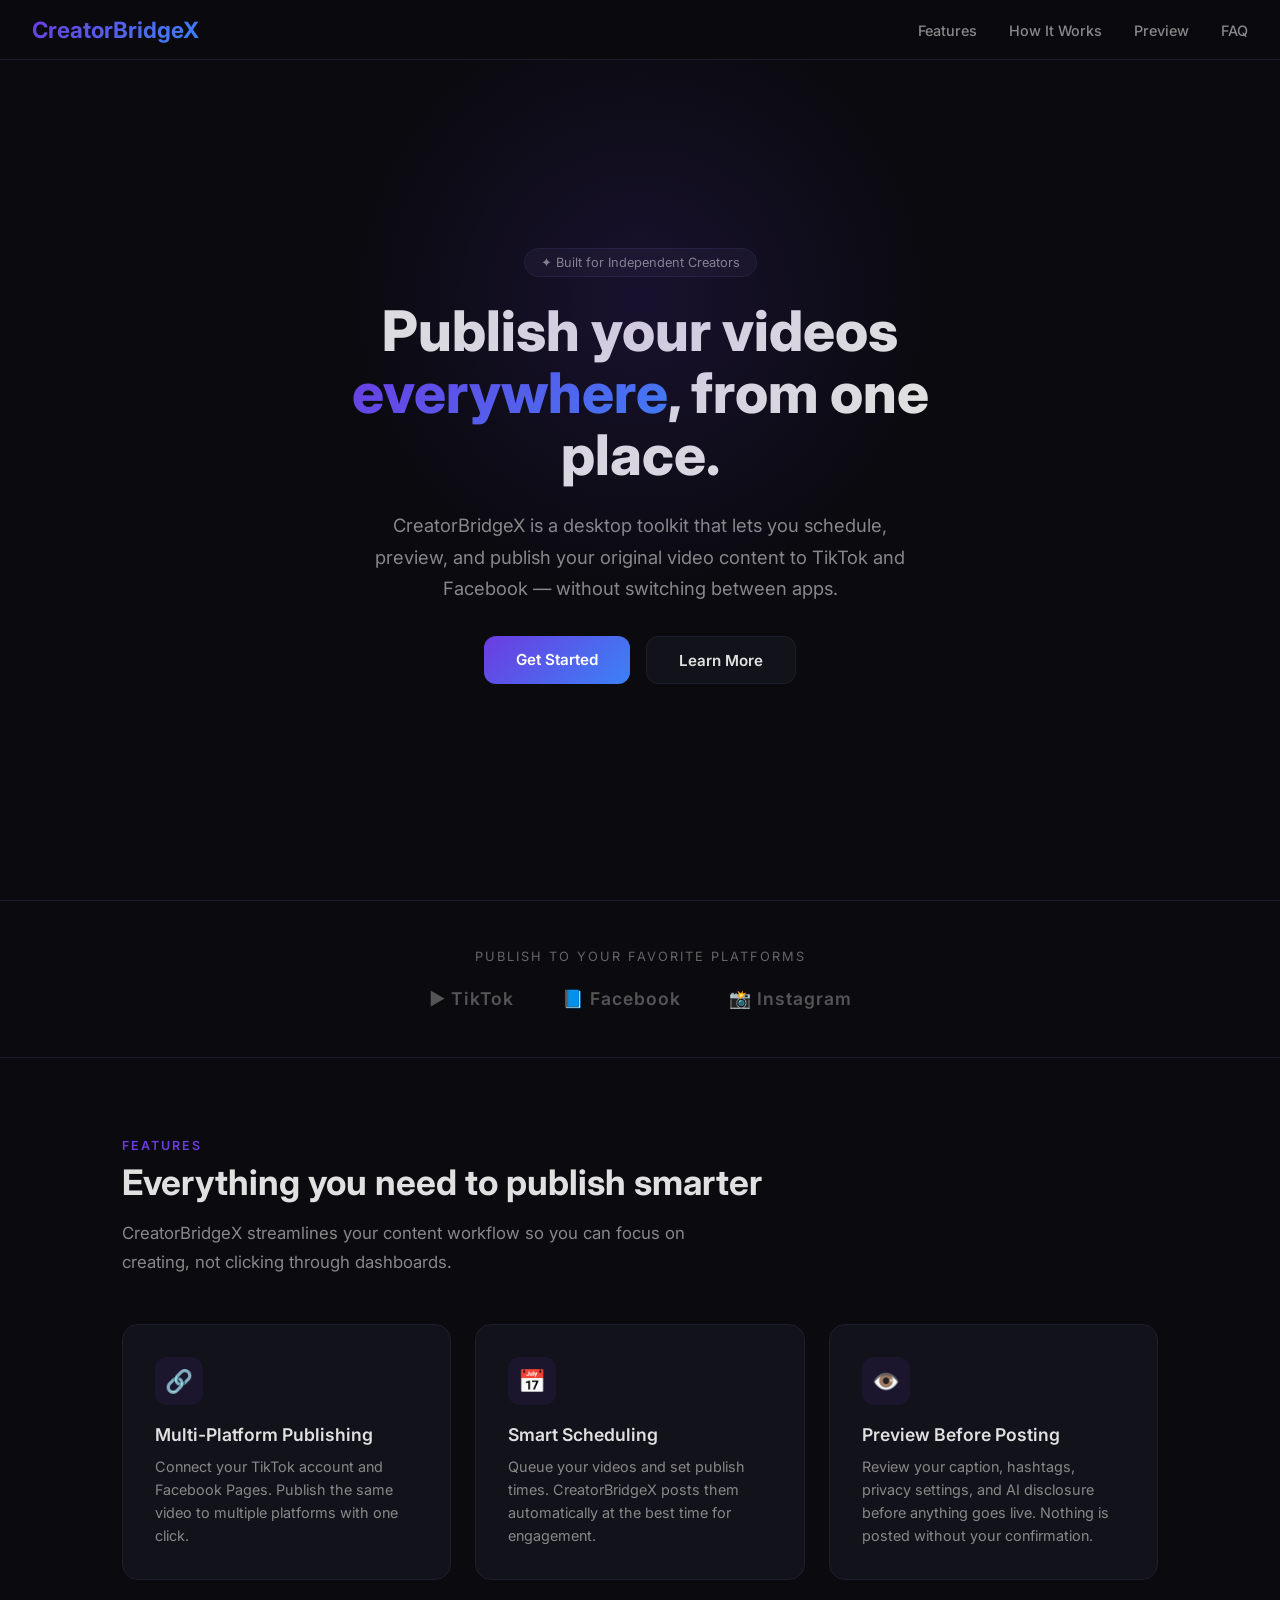
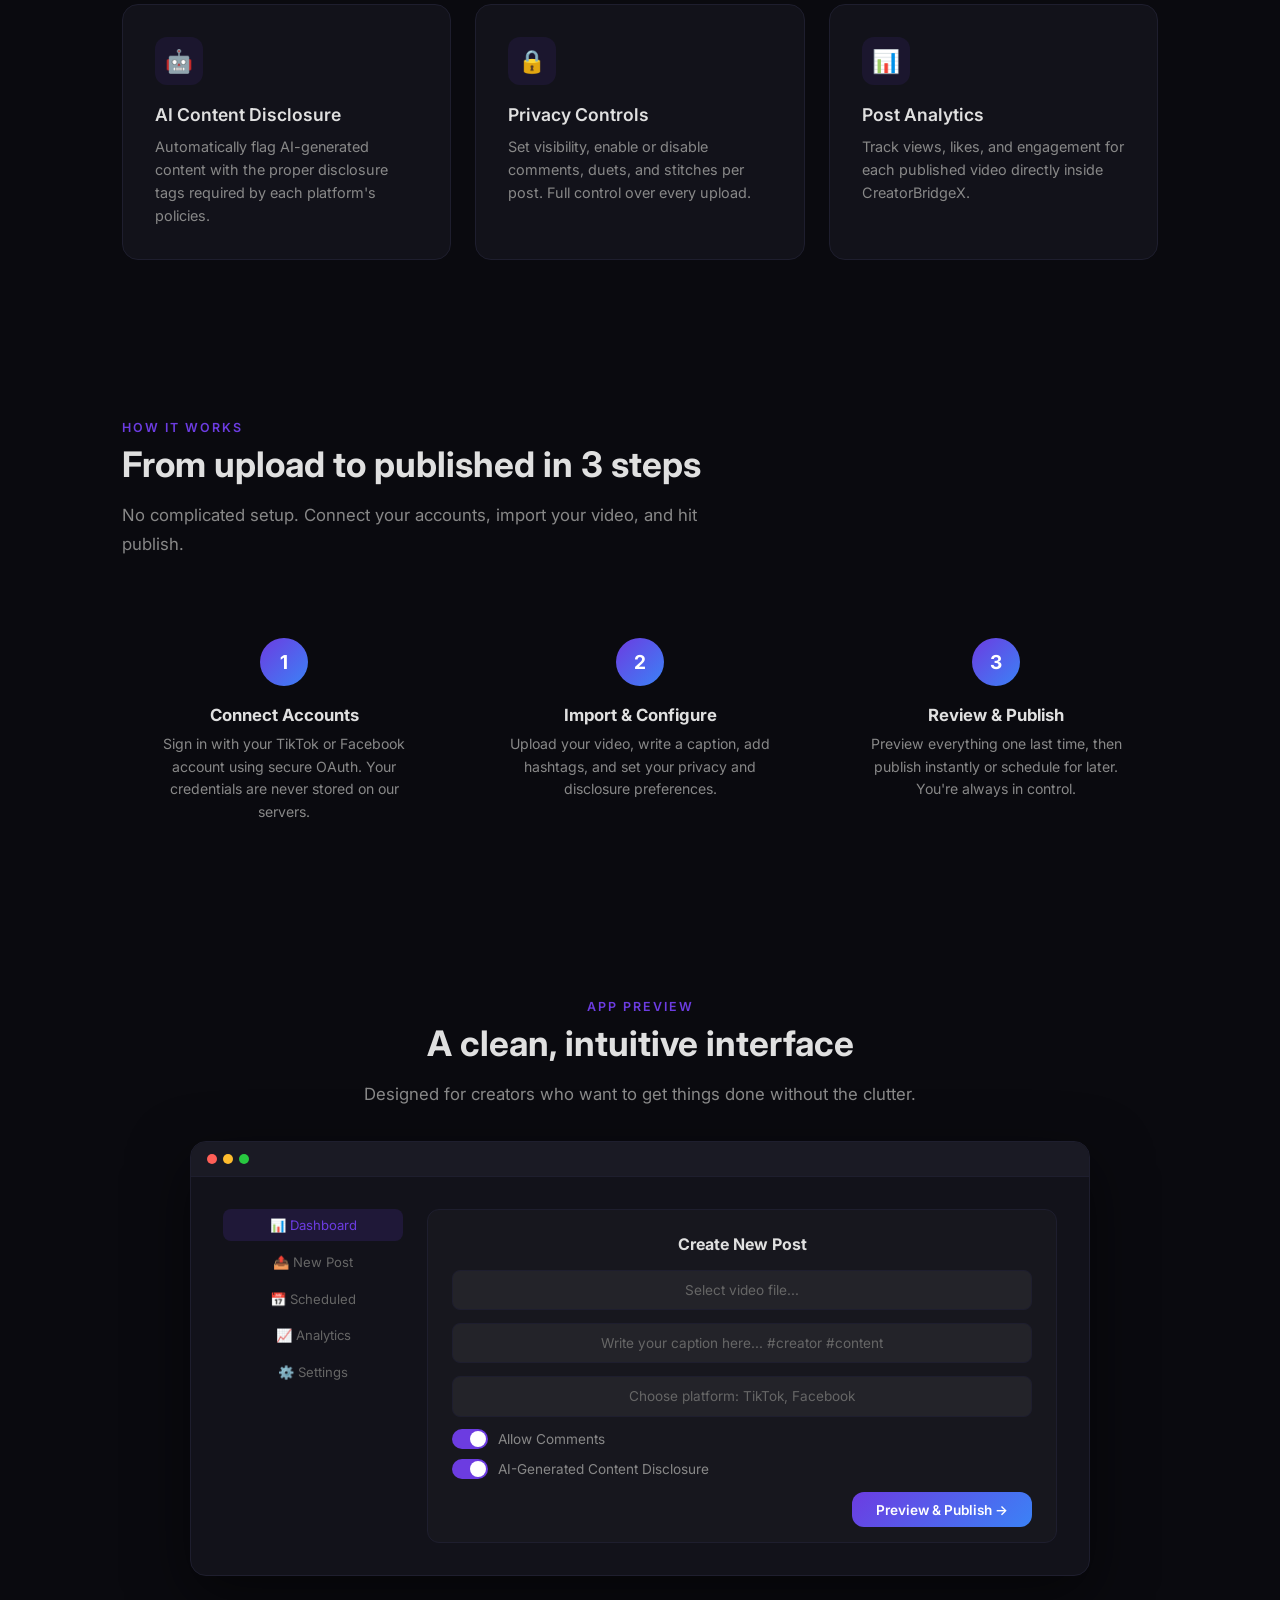
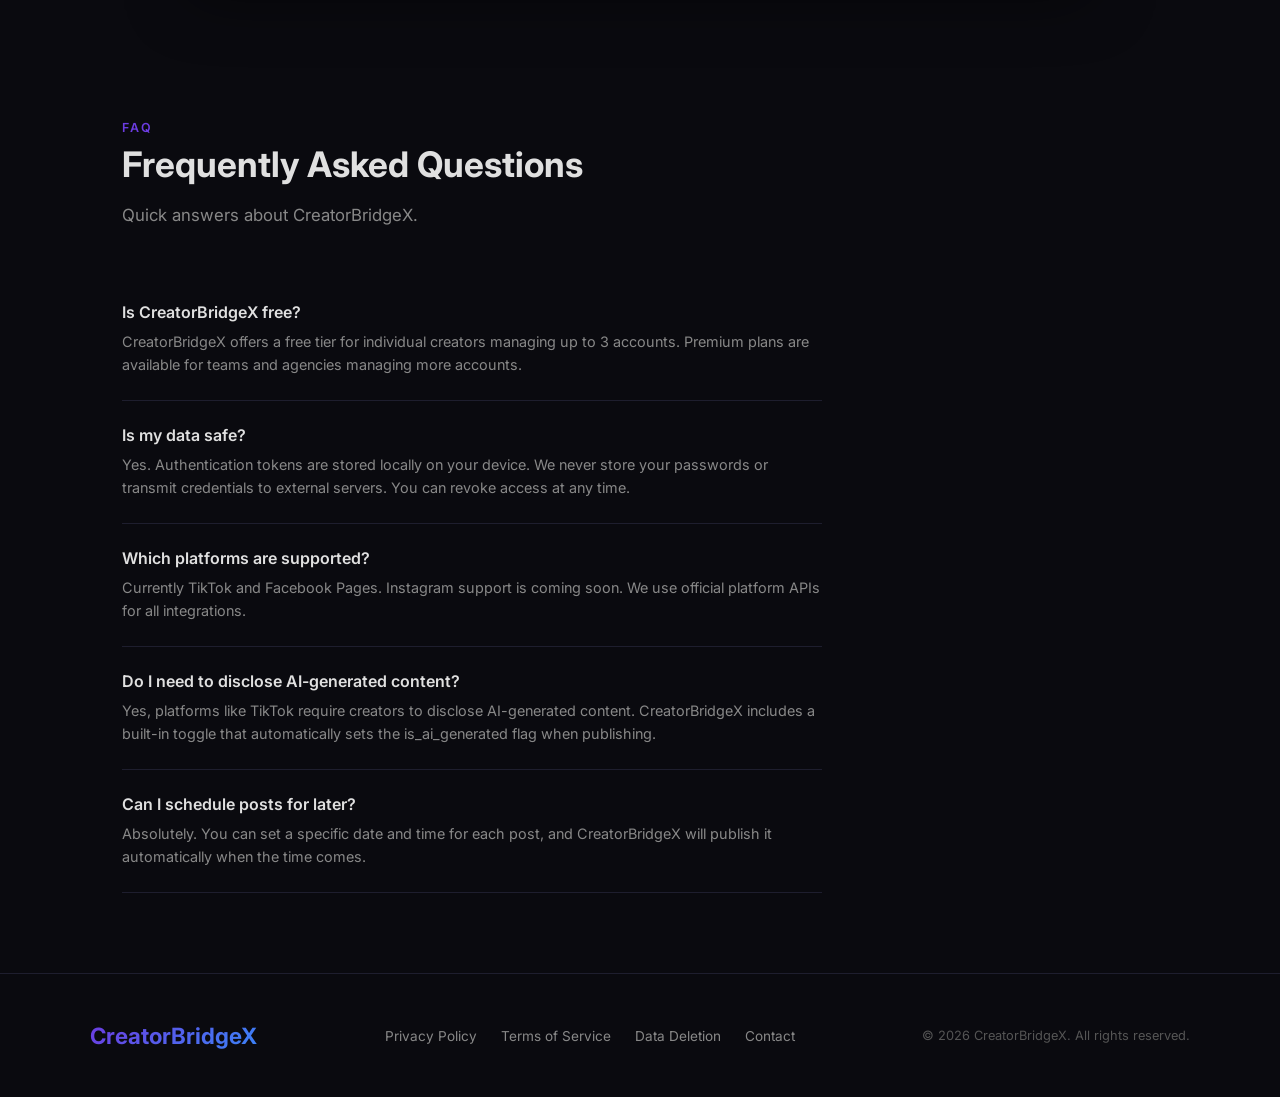
<file: index.html>
<!DOCTYPE html>
<html lang="en">
<head>
<meta charset="UTF-8">
<meta name="viewport" content="width=device-width, initial-scale=1.0">
<meta name="description" content="CreatorBridgeX helps content creators manage, schedule, and publish video content across TikTok and Facebook from one dashboard.">
<title>CreatorBridgeX — Content Publishing Toolkit</title>
<link rel="stylesheet" href="style.css">
<link rel="icon" type="image/x-icon" href="favicon.ico">
<link rel="icon" type="image/png" href="icon.png">
</head>
<body>

<nav>
  <div class="logo">CreatorBridgeX</div>
  <ul class="nav-links">
    <li><a href="#features">Features</a></li>
    <li><a href="#how">How It Works</a></li>
    <li><a href="#preview">Preview</a></li>
    <li><a href="#faq">FAQ</a></li>
  </ul>
</nav>

<div class="hero">
  <div class="badge">✦ Built for Independent Creators</div>
  <h1>Publish your videos <span>everywhere</span>, from one place.</h1>
  <p>CreatorBridgeX is a desktop toolkit that lets you schedule, preview, and publish your original video content to TikTok and Facebook — without switching between apps.</p>
  <div class="cta-group">
    <a href="#how" class="btn-primary">Get Started</a>
    <a href="#features" class="btn-secondary">Learn More</a>
  </div>
</div>

<div class="platforms-bar">
  <p>Publish to your favorite platforms</p>
  <div class="platform-logos">
    <span>▶ TikTok</span>
    <span>📘 Facebook</span>
    <span>📸 Instagram</span>
  </div>
</div>

<section id="features">
  <div class="section-label">Features</div>
  <h2 class="section-title">Everything you need to publish smarter</h2>
  <p class="section-desc">CreatorBridgeX streamlines your content workflow so you can focus on creating, not clicking through dashboards.</p>
  <div class="features-grid">
    <div class="feature-card">
      <div class="feature-icon">🔗</div>
      <h3>Multi-Platform Publishing</h3>
      <p>Connect your TikTok account and Facebook Pages. Publish the same video to multiple platforms with one click.</p>
    </div>
    <div class="feature-card">
      <div class="feature-icon">📅</div>
      <h3>Smart Scheduling</h3>
      <p>Queue your videos and set publish times. CreatorBridgeX posts them automatically at the best time for engagement.</p>
    </div>
    <div class="feature-card">
      <div class="feature-icon">👁️</div>
      <h3>Preview Before Posting</h3>
      <p>Review your caption, hashtags, privacy settings, and AI disclosure before anything goes live. Nothing is posted without your confirmation.</p>
    </div>
    <div class="feature-card">
      <div class="feature-icon">🤖</div>
      <h3>AI Content Disclosure</h3>
      <p>Automatically flag AI-generated content with the proper disclosure tags required by each platform's policies.</p>
    </div>
    <div class="feature-card">
      <div class="feature-icon">🔒</div>
      <h3>Privacy Controls</h3>
      <p>Set visibility, enable or disable comments, duets, and stitches per post. Full control over every upload.</p>
    </div>
    <div class="feature-card">
      <div class="feature-icon">📊</div>
      <h3>Post Analytics</h3>
      <p>Track views, likes, and engagement for each published video directly inside CreatorBridgeX.</p>
    </div>
  </div>
</section>

<section id="how">
  <div class="section-label">How It Works</div>
  <h2 class="section-title">From upload to published in 3 steps</h2>
  <p class="section-desc">No complicated setup. Connect your accounts, import your video, and hit publish.</p>
  <div class="steps">
    <div class="step">
      <h3>Connect Accounts</h3>
      <p>Sign in with your TikTok or Facebook account using secure OAuth. Your credentials are never stored on our servers.</p>
    </div>
    <div class="step">
      <h3>Import &amp; Configure</h3>
      <p>Upload your video, write a caption, add hashtags, and set your privacy and disclosure preferences.</p>
    </div>
    <div class="step">
      <h3>Review &amp; Publish</h3>
      <p>Preview everything one last time, then publish instantly or schedule for later. You're always in control.</p>
    </div>
  </div>
</section>

<section id="preview" class="app-preview">
  <div class="section-label">App Preview</div>
  <h2 class="section-title">A clean, intuitive interface</h2>
  <p class="section-desc" style="margin:0 auto 2rem">Designed for creators who want to get things done without the clutter.</p>
  <div class="preview-wrapper">
    <div class="preview-topbar">
      <div class="dot r"></div>
      <div class="dot y"></div>
      <div class="dot g"></div>
    </div>
    <div class="preview-body">
      <div class="preview-sidebar">
        <div class="item active">📊 Dashboard</div>
        <div class="item">📤 New Post</div>
        <div class="item">📅 Scheduled</div>
        <div class="item">📈 Analytics</div>
        <div class="item">⚙️ Settings</div>
      </div>
      <div class="preview-main">
        <h4>Create New Post</h4>
        <div class="mock-input">Select video file...</div>
        <div class="mock-input">Write your caption here... #creator #content</div>
        <div class="mock-input">Choose platform: TikTok, Facebook</div>
        <div class="mock-row"><div class="toggle"></div> Allow Comments</div>
        <div class="mock-row"><div class="toggle"></div> AI-Generated Content Disclosure</div>
        <div style="margin-top:1.2rem;text-align:right">
          <span class="btn-primary" style="font-size:.85rem;padding:.6rem 1.5rem">Preview &amp; Publish →</span>
        </div>
      </div>
    </div>
  </div>
</section>

<section id="faq">
  <div class="section-label">FAQ</div>
  <h2 class="section-title">Frequently Asked Questions</h2>
  <p class="section-desc">Quick answers about CreatorBridgeX.</p>
  <div class="faq-list">
    <div class="faq-item">
      <h3>Is CreatorBridgeX free?</h3>
      <p>CreatorBridgeX offers a free tier for individual creators managing up to 3 accounts. Premium plans are available for teams and agencies managing more accounts.</p>
    </div>
    <div class="faq-item">
      <h3>Is my data safe?</h3>
      <p>Yes. Authentication tokens are stored locally on your device. We never store your passwords or transmit credentials to external servers. You can revoke access at any time.</p>
    </div>
    <div class="faq-item">
      <h3>Which platforms are supported?</h3>
      <p>Currently TikTok and Facebook Pages. Instagram support is coming soon. We use official platform APIs for all integrations.</p>
    </div>
    <div class="faq-item">
      <h3>Do I need to disclose AI-generated content?</h3>
      <p>Yes, platforms like TikTok require creators to disclose AI-generated content. CreatorBridgeX includes a built-in toggle that automatically sets the is_ai_generated flag when publishing.</p>
    </div>
    <div class="faq-item">
      <h3>Can I schedule posts for later?</h3>
      <p>Absolutely. You can set a specific date and time for each post, and CreatorBridgeX will publish it automatically when the time comes.</p>
    </div>
  </div>
</section>

<footer>
  <div class="footer-inner">
    <div class="logo">CreatorBridgeX</div>
    <div class="footer-links">
      <a href="./privacy.html">Privacy Policy</a>
      <a href="./terms.html">Terms of Service</a>
      <a href="./data-deletion.html">Data Deletion</a>
      <a href="mailto:support@creatorbridgex.app">Contact</a>
    </div>
    <div class="footer-copy">© 2026 CreatorBridgeX. All rights reserved.</div>
  </div>
</footer>

</body>
</html>
</file>
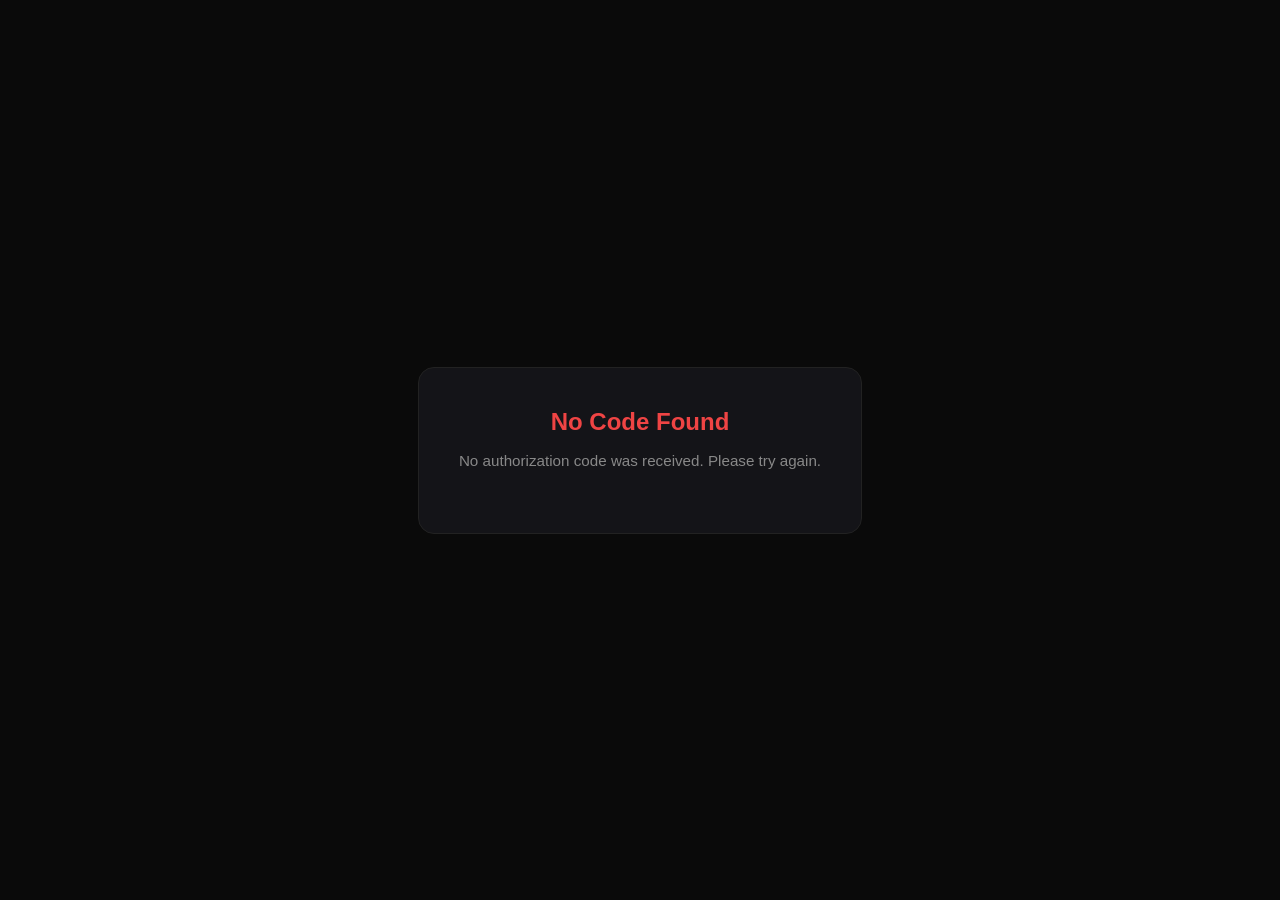
<file: callback/index.html>
<!DOCTYPE html>
<html lang="en">
<head>
<meta charset="UTF-8">
<meta name="viewport" content="width=device-width, initial-scale=1.0">
<title>CreatorBridge — Authorization</title>
<style>
* { margin: 0; padding: 0; box-sizing: border-box; }
body { font-family: 'Segoe UI', sans-serif; background: #0a0a0a; color: #e0e0e0; display: flex; align-items: center; justify-content: center; min-height: 100vh; }
.card { background: #141418; border: 1px solid #222; border-radius: 16px; padding: 2.5rem; max-width: 500px; text-align: center; }
h1 { font-size: 1.5rem; margin-bottom: 1rem; color: #22c55e; }
p { color: #888; margin-bottom: 1.5rem; font-size: 0.95rem; }
.code-box { background: #0a0a0a; border: 1px solid #333; border-radius: 8px; padding: 1rem; word-break: break-all; font-family: monospace; font-size: 0.85rem; color: #a78bfa; margin-bottom: 1rem; user-select: all; cursor: pointer; }
.btn { padding: 10px 24px; border: none; border-radius: 8px; font-size: 0.9rem; font-weight: 600; cursor: pointer; background: linear-gradient(135deg, #6C3CE1, #3B82F6); color: #fff; }
.error { color: #ef4444; }
.hint { font-size: 0.8rem; color: #555; margin-top: 1rem; }
</style>
</head>
<body>
<div class="card" id="card">
    <h1>✓ Authorization Successful</h1>
    <p>Copy the code below and paste it into CreatorBridge:</p>
    <div class="code-box" id="codeBox" onclick="copyCode()">Loading...</div>
    <button class="btn" onclick="copyCode()">Copy Code</button>
    <p class="hint">You can close this window after copying.</p>
</div>
<script>
const params = new URLSearchParams(window.location.search);
const code = params.get('code');
const error = params.get('error');
const box = document.getElementById('codeBox');
const card = document.getElementById('card');

if (error) {
    card.innerHTML = '<h1 class="error">Authorization Failed</h1><p>Error: ' + error + '</p><p>' + (params.get('error_description') || '') + '</p>';
} else if (code) {
    box.textContent = code;
} else {
    card.innerHTML = '<h1 class="error">No Code Found</h1><p>No authorization code was received. Please try again.</p>';
}

function copyCode() {
    if (code) {
        navigator.clipboard.writeText(code);
        box.style.borderColor = '#22c55e';
        box.textContent = '✓ Copied!';
        setTimeout(() => { box.textContent = code; box.style.borderColor = '#333'; }, 2000);
    }
}
</script>
</body>
</html>
</file>
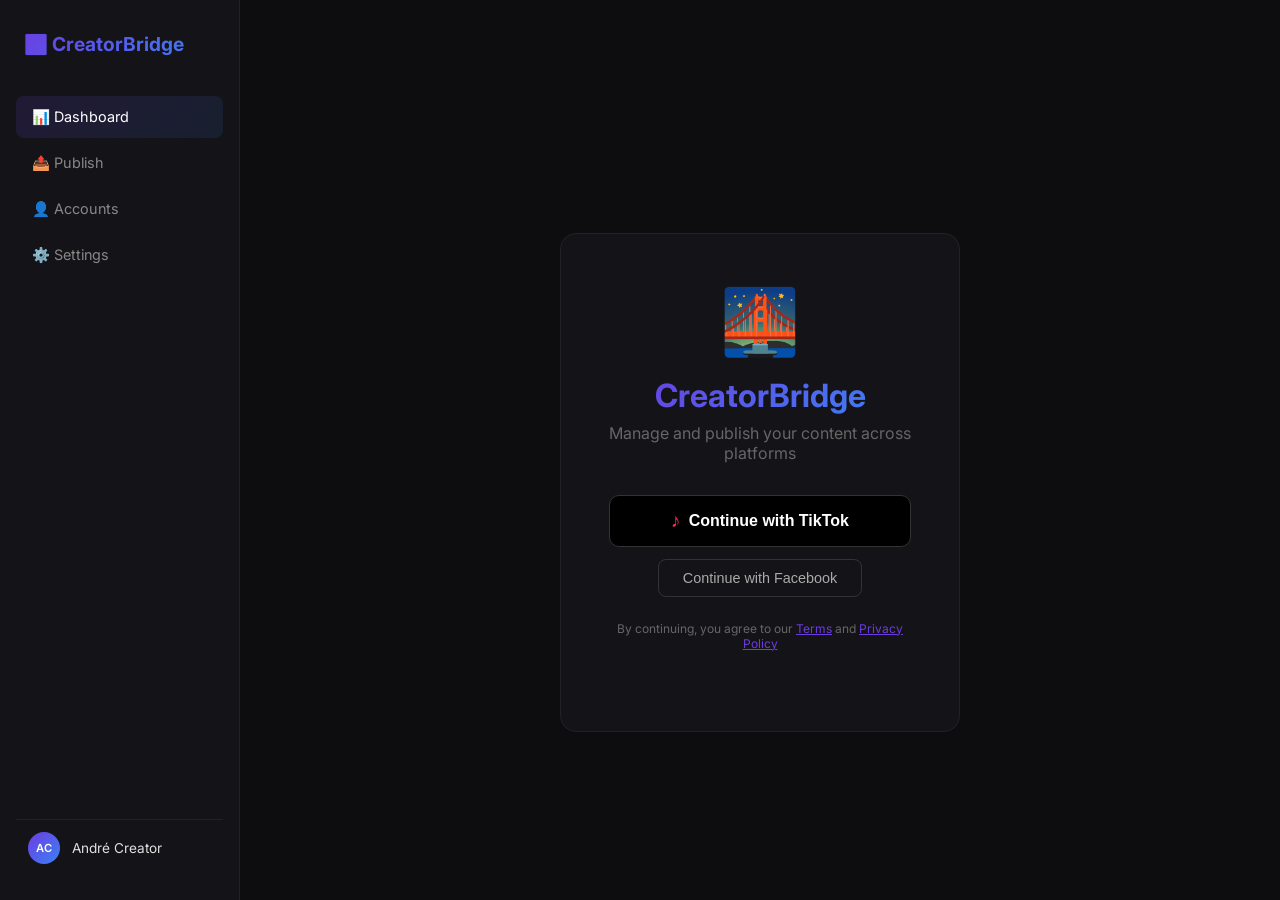
<file: demo/index.html>
<!DOCTYPE html>
<html lang="en">
<head>
<meta charset="UTF-8">
<meta name="viewport" content="width=device-width, initial-scale=1.0">
<title>CreatorBridge — Demo</title>
<link rel="stylesheet" href="style.css">
</head>
<body>
<div class="app">
  <nav class="sidebar">
    <div class="logo">🌉 CreatorBridge</div>
    <div class="nav-items">
      <a class="nav-item active" data-step="dashboard">📊 Dashboard</a>
      <a class="nav-item" data-step="publish">📤 Publish</a>
      <a class="nav-item" data-step="accounts">👤 Accounts</a>
      <a class="nav-item" data-step="settings">⚙️ Settings</a>
    </div>
    <div class="user-info">
      <div class="avatar-small">AC</div>
      <span>André Creator</span>
    </div>
  </nav>

  <main class="content">
    <!-- Step 1: Login -->
    <div id="step-login" class="step active">
      <div class="login-container">
        <div class="login-card">
          <div class="login-logo">🌉</div>
          <h1>CreatorBridge</h1>
          <p>Manage and publish your content across platforms</p>
          <button class="btn-tiktok" onclick="goTo('dashboard')">
            <span class="tt-icon">♪</span> Continue with TikTok
          </button>
          <button class="btn-secondary" onclick="goTo('dashboard')">Continue with Facebook</button>
          <p class="terms">By continuing, you agree to our <a href="#">Terms</a> and <a href="#">Privacy Policy</a></p>
        </div>
      </div>
    </div>

    <!-- Step 2: Dashboard -->
    <div id="step-dashboard" class="step">
      <div class="page-header">
        <h1>Dashboard</h1>
        <button class="btn-primary" onclick="goTo('publish')">+ New Post</button>
      </div>
      <div class="connected-account">
        <div class="account-card">
          <div class="account-header">
            <div class="platform-badge tiktok">♪ TikTok</div>
            <span class="status-badge">✓ Connected</span>
          </div>
          <div class="account-info">
            <div class="avatar">AC</div>
            <div>
              <div class="account-name">@andrecreator</div>
              <div class="account-meta">12.4K followers · 89 videos</div>
            </div>
          </div>
        </div>
        <div class="account-card">
          <div class="account-header">
            <div class="platform-badge facebook">f Facebook</div>
            <span class="status-badge">✓ Connected</span>
          </div>
          <div class="account-info">
            <div class="avatar" style="background:#3b82f6">CB</div>
            <div>
              <div class="account-name">CreatorBridge Page</div>
              <div class="account-meta">2.1K followers · 34 posts</div>
            </div>
          </div>
        </div>
      </div>
      <h2>Recent Posts</h2>
      <div class="posts-table">
        <div class="table-header">
          <span>Title</span><span>Platform</span><span>Status</span><span>Views</span><span>Date</span>
        </div>
        <div class="table-row"><span>The Hidden Truth About Dreams</span><span>♪ TikTok</span><span class="status-pub">Published</span><span>14.2K</span><span>May 7</span></div>
        <div class="table-row"><span>5 Psychology Facts You Didn't Know</span><span>f Facebook</span><span class="status-pub">Published</span><span>8.7K</span><span>May 6</span></div>
        <div class="table-row"><span>Why We Fear The Dark</span><span>♪ TikTok</span><span class="status-sched">Scheduled</span><span>—</span><span>May 9</span></div>
      </div>
    </div>

    <!-- Step 3: Publish -->
    <div id="step-publish" class="step">
      <div class="page-header">
        <h1>Create New Post</h1>
      </div>
      <div class="publish-layout">
        <div class="publish-form">
          <div class="form-group">
            <label>Select Account</label>
            <div class="account-selector">
              <div class="selector-option selected">
                <div class="avatar-tiny">AC</div>
                <span>@andrecreator</span>
                <span class="platform-badge tiktok small">♪ TikTok</span>
              </div>
            </div>
          </div>

          <div class="form-group">
            <label>Upload Video</label>
            <div class="upload-zone" id="uploadZone" onclick="simulateUpload()">
              <div id="uploadContent">
                <div class="upload-icon">📁</div>
                <p>Click to select video or drag & drop</p>
                <span class="upload-hint">MP4, max 10 min, 9:16 recommended</span>
              </div>
            </div>
          </div>

          <div class="form-group">
            <label>Caption</label>
            <textarea class="form-input" rows="3" placeholder="Write your caption...">The hidden psychology behind your daily habits. You won't believe #3! 🧠</textarea>
          </div>

          <div class="form-group">
            <label>Hashtags</label>
            <div class="tags-container">
              <span class="tag">#psychology</span>
              <span class="tag">#mindset</span>
              <span class="tag">#facts</span>
              <span class="tag">#fyp</span>
              <input class="tag-input" placeholder="Add hashtag...">
            </div>
          </div>

          <div class="form-group">
            <label>Privacy Setting</label>
            <select class="form-select">
              <option>Everyone</option>
              <option>Friends only</option>
              <option>Only me</option>
            </select>
          </div>

          <div class="form-group toggles">
            <div class="toggle-row">
              <span>Allow Comments</span>
              <label class="switch"><input type="checkbox" checked><span class="slider"></span></label>
            </div>
            <div class="toggle-row">
              <span>Allow Duets</span>
              <label class="switch"><input type="checkbox" checked><span class="slider"></span></label>
            </div>
            <div class="toggle-row">
              <span>Allow Stitch</span>
              <label class="switch"><input type="checkbox" checked><span class="slider"></span></label>
            </div>
            <div class="toggle-row highlight">
              <span>⚠️ AI-Generated Content</span>
              <label class="switch"><input type="checkbox" id="aiToggle"><span class="slider"></span></label>
            </div>
            <div class="toggle-row">
              <span>Commercial / Branded Content</span>
              <label class="switch"><input type="checkbox"><span class="slider"></span></label>
            </div>
          </div>

          <div class="form-group">
            <label>Schedule</label>
            <div class="schedule-options">
              <label class="radio-option selected"><input type="radio" name="schedule" checked> Publish Now</label>
              <label class="radio-option"><input type="radio" name="schedule"> Schedule for Later</label>
            </div>
          </div>

          <div class="form-actions">
            <button class="btn-secondary" onclick="goTo('dashboard')">Cancel</button>
            <button class="btn-primary" onclick="goTo('preview')">Preview & Publish →</button>
          </div>
        </div>

        <div class="phone-preview">
          <div class="phone-frame">
            <div class="phone-screen">
              <div class="phone-video">
                <div class="video-placeholder">📱 Video Preview</div>
              </div>
              <div class="phone-caption">The hidden psychology behind your daily habits...</div>
              <div class="phone-tags">#psychology #mindset #facts #fyp</div>
            </div>
          </div>
        </div>
      </div>
    </div>

    <!-- Step 4: Preview & Confirm -->
    <div id="step-preview" class="step">
      <div class="page-header"><h1>Review & Confirm</h1></div>
      <div class="preview-card">
        <div class="preview-section">
          <h3>Account</h3>
          <div class="account-info">
            <div class="avatar-tiny">AC</div>
            <span>@andrecreator · <span class="platform-badge tiktok small">♪ TikTok</span></span>
          </div>
        </div>
        <div class="preview-section">
          <h3>Video</h3>
          <div class="preview-video">🎬 psychology_habits_final.mp4 — 0:47 — 1080×1920</div>
        </div>
        <div class="preview-section">
          <h3>Caption</h3>
          <p>The hidden psychology behind your daily habits. You won't believe #3! 🧠</p>
        </div>
        <div class="preview-section">
          <h3>Hashtags</h3>
          <div class="tags-container"><span class="tag">#psychology</span><span class="tag">#mindset</span><span class="tag">#facts</span><span class="tag">#fyp</span></div>
        </div>
        <div class="preview-section">
          <h3>Settings</h3>
          <div class="settings-summary">
            <span>👁 Privacy: Everyone</span>
            <span>💬 Comments: On</span>
            <span>🔄 Duets: On</span>
            <span>✂️ Stitch: On</span>
            <span>🤖 AI Content: Disclosed</span>
          </div>
        </div>
        <div class="confirm-actions">
          <button class="btn-secondary" onclick="goTo('publish')">← Edit</button>
          <button class="btn-publish" onclick="publishPost()">✓ Confirm & Publish</button>
        </div>
      </div>

      <div id="publishingOverlay" class="publishing-overlay hidden">
        <div class="publishing-card">
          <div class="spinner" id="publishSpinner"></div>
          <h2 id="publishStatus">Publishing to TikTok...</h2>
          <p id="publishDetail">Uploading video...</p>
        </div>
      </div>
    </div>
  </main>
</div>

<script>
function goTo(step) {
  document.querySelectorAll('.step').forEach(s => s.classList.remove('active'));
  document.getElementById('step-' + step).classList.add('active');
  document.querySelectorAll('.nav-item').forEach(n => n.classList.remove('active'));
  const nav = document.querySelector(`[data-step="${step}"]`);
  if (nav) nav.classList.add('active');
  if (step === 'login') return;
  document.querySelector('.sidebar').style.display = '';
}

function simulateUpload() {
  const zone = document.getElementById('uploadZone');
  const content = document.getElementById('uploadContent');
  zone.classList.add('uploaded');
  content.innerHTML = '<div class="file-info">✅ <strong>psychology_habits_final.mp4</strong><br>47 seconds · 1080×1920 · 24.3 MB</div>';
}

function publishPost() {
  const overlay = document.getElementById('publishingOverlay');
  overlay.classList.remove('hidden');
  const status = document.getElementById('publishStatus');
  const detail = document.getElementById('publishDetail');
  const spinner = document.getElementById('publishSpinner');
  setTimeout(() => { detail.textContent = 'Processing video...'; }, 1500);
  setTimeout(() => { detail.textContent = 'Finalizing post...'; }, 3000);
  setTimeout(() => {
    spinner.classList.add('done');
    spinner.textContent = '✓';
    status.textContent = 'Published Successfully!';
    detail.textContent = 'Your video is now live on TikTok';
  }, 4500);
  setTimeout(() => { overlay.classList.add('hidden'); goTo('dashboard'); }, 7000);
}

document.querySelectorAll('.nav-item').forEach(item => {
  item.addEventListener('click', () => goTo(item.dataset.step));
});
</script>
</body>
</html>
</file>
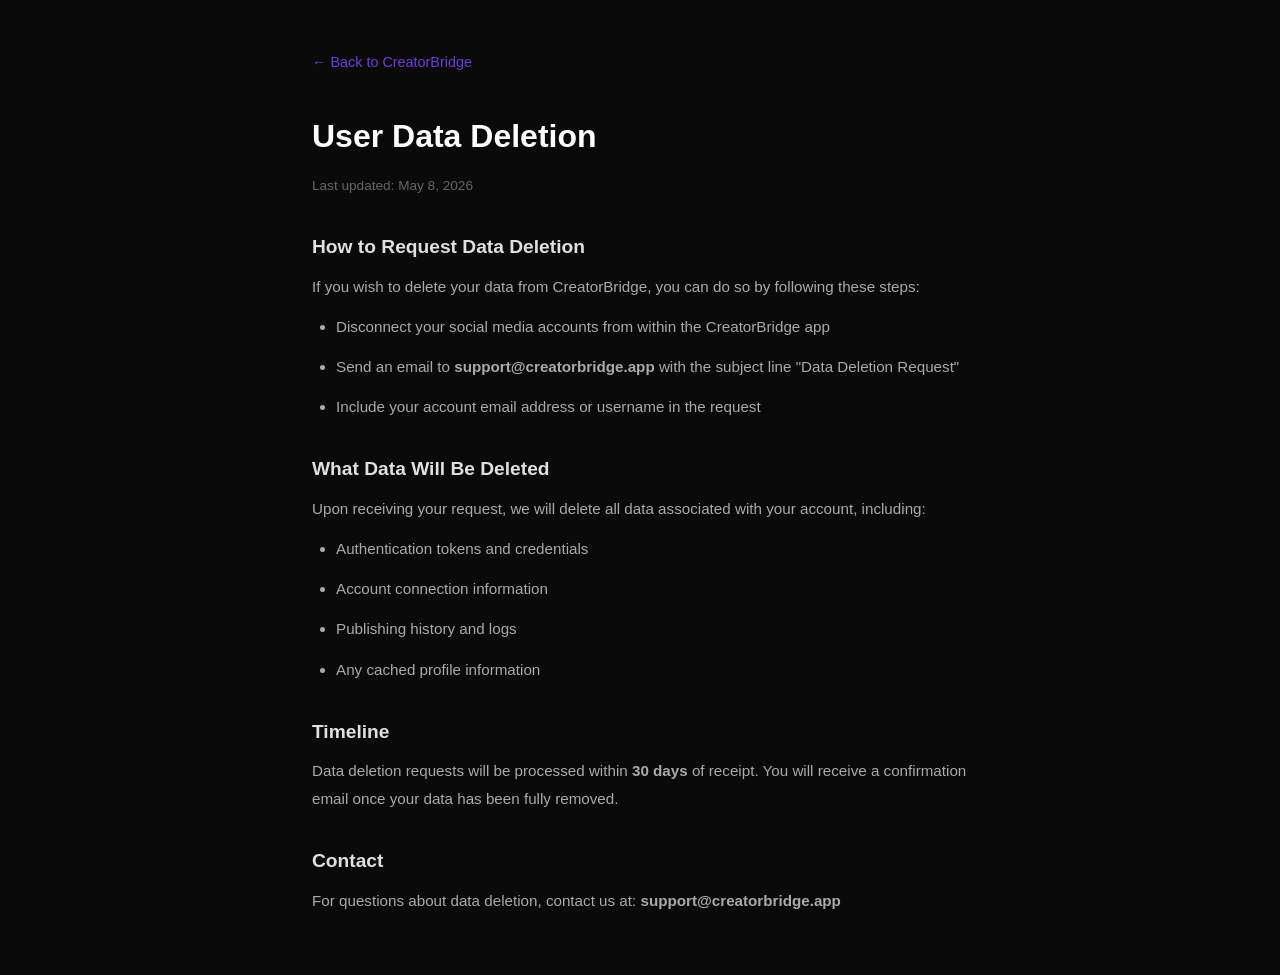
<file: data-deletion.html>
<!DOCTYPE html>
<html lang="en">
<head>
<meta charset="UTF-8">
<meta name="viewport" content="width=device-width, initial-scale=1.0">
<title>Data Deletion — CreatorBridge</title>
<style>
* { margin: 0; padding: 0; box-sizing: border-box; }
body { font-family: 'Segoe UI', sans-serif; background: #0a0a0a; color: #d0d0d0; line-height: 1.8; }
.container { max-width: 720px; margin: 0 auto; padding: 3rem 2rem; }
h1 { font-size: 2rem; color: #fff; margin-bottom: 0.5rem; }
.updated { color: #666; font-size: 0.85rem; margin-bottom: 2rem; }
h2 { font-size: 1.2rem; color: #e0e0e0; margin-top: 2rem; margin-bottom: 0.5rem; }
p, li { color: #aaa; font-size: 0.95rem; margin-bottom: 0.8rem; }
ul { padding-left: 1.5rem; }
a { color: #6C3CE1; }
.back { display: inline-block; margin-bottom: 2rem; color: #6C3CE1; text-decoration: none; font-size: 0.9rem; }
</style>
</head>
<body>
<div class="container">
    <a href="./index.html" class="back">← Back to CreatorBridge</a>
    <h1>User Data Deletion</h1>
    <p class="updated">Last updated: May 8, 2026</p>

    <h2>How to Request Data Deletion</h2>
    <p>If you wish to delete your data from CreatorBridge, you can do so by following these steps:</p>
    <ul>
        <li>Disconnect your social media accounts from within the CreatorBridge app</li>
        <li>Send an email to <strong>support@creatorbridge.app</strong> with the subject line "Data Deletion Request"</li>
        <li>Include your account email address or username in the request</li>
    </ul>

    <h2>What Data Will Be Deleted</h2>
    <p>Upon receiving your request, we will delete all data associated with your account, including:</p>
    <ul>
        <li>Authentication tokens and credentials</li>
        <li>Account connection information</li>
        <li>Publishing history and logs</li>
        <li>Any cached profile information</li>
    </ul>

    <h2>Timeline</h2>
    <p>Data deletion requests will be processed within <strong>30 days</strong> of receipt. You will receive a confirmation email once your data has been fully removed.</p>

    <h2>Contact</h2>
    <p>For questions about data deletion, contact us at: <strong>support@creatorbridge.app</strong></p>
</div>
</body>
</html>
</file>
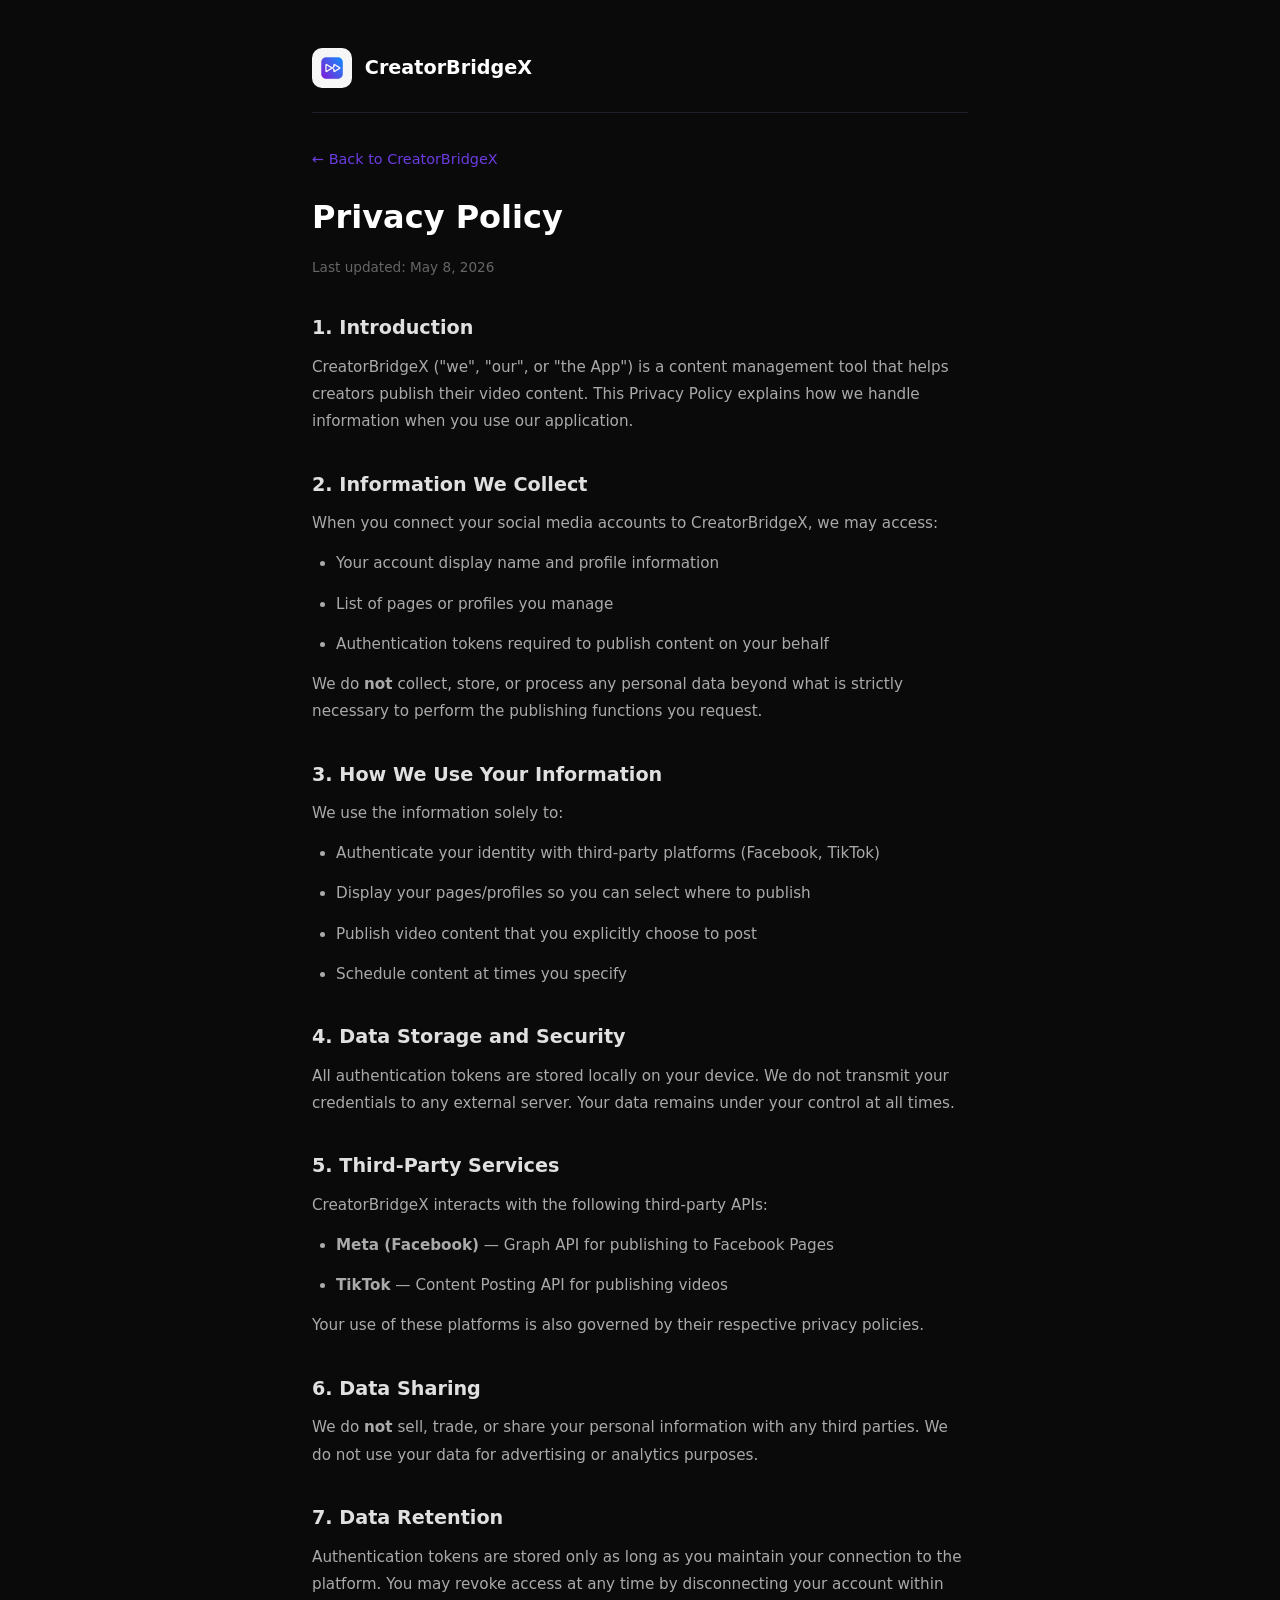
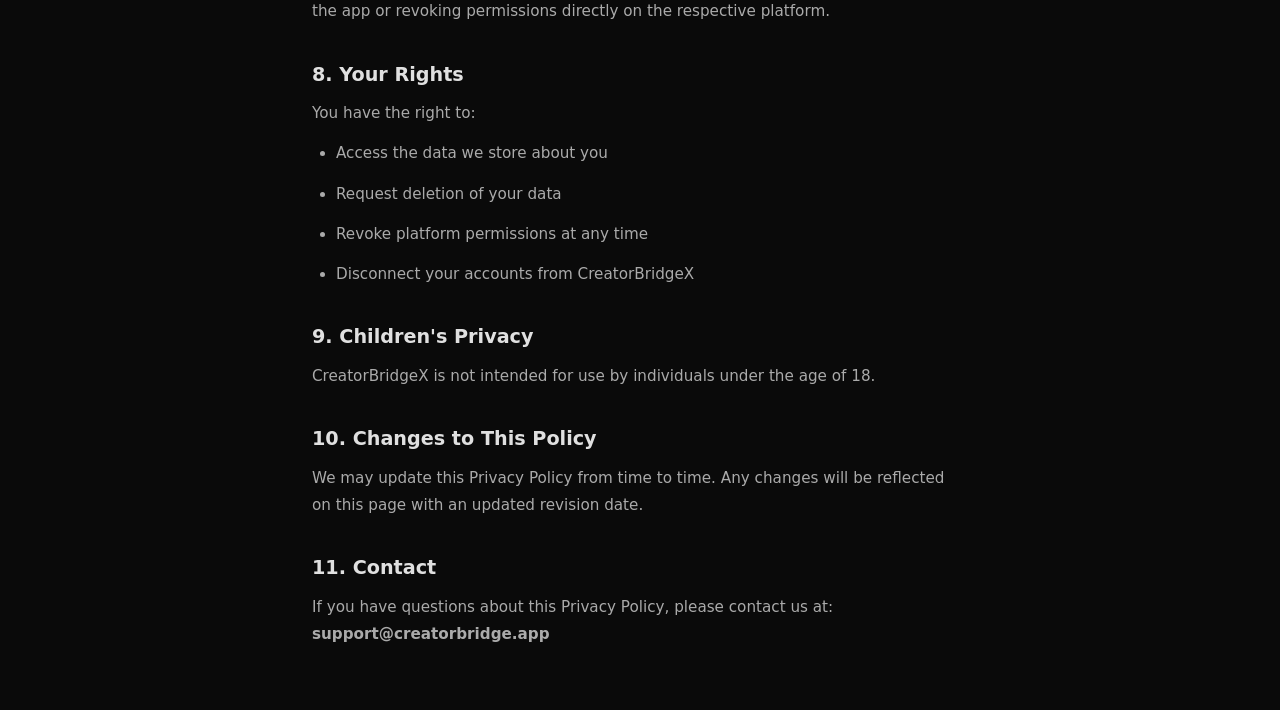
<file: privacy.html>
<!DOCTYPE html>
<html lang="en">
<head>
    <meta charset="UTF-8">
    <meta name="viewport" content="width=device-width, initial-scale=1.0">
    <title>Privacy Policy — CreatorBridgeX</title>
    <link rel="icon" type="image/x-icon" href="favicon.ico">
    <link rel="icon" type="image/png" href="icon.png">
    <style>
        * { margin: 0; padding: 0; box-sizing: border-box; }
        body { font-family: 'Segoe UI', system-ui, sans-serif; background: #0a0a0a; color: #d0d0d0; line-height: 1.8; }
        .container { max-width: 720px; margin: 0 auto; padding: 3rem 2rem; }
        .app-header { display: flex; align-items: center; gap: 0.8rem; margin-bottom: 2rem; padding-bottom: 1.5rem; border-bottom: 1px solid #1e1e2e; }
        .app-header img { width: 40px; height: 40px; border-radius: 10px; }
        .app-header span { font-size: 1.2rem; font-weight: 700; color: #fff; }
        h1 { font-size: 2rem; color: #fff; margin-bottom: 0.5rem; }
        .updated { color: #666; font-size: 0.85rem; margin-bottom: 2rem; }
        h2 { font-size: 1.2rem; color: #e0e0e0; margin-top: 2rem; margin-bottom: 0.5rem; }
        p, li { color: #aaa; font-size: 0.95rem; margin-bottom: 0.8rem; }
        ul { padding-left: 1.5rem; }
        a { color: #6C3CE1; }
        .back { display: inline-block; margin-bottom: 1rem; color: #6C3CE1; text-decoration: none; font-size: 0.9rem; }
    </style>
</head>
<body>
    <div class="container">
        <div class="app-header"><img src="icon.png" alt="CreatorBridgeX"><span>CreatorBridgeX</span></div>
        <a href="./index.html" class="back">← Back to CreatorBridgeX</a>
        <h1>Privacy Policy</h1>
        <p class="updated">Last updated: May 8, 2026</p>

        <h2>1. Introduction</h2>
        <p>CreatorBridgeX ("we", "our", or "the App") is a content management tool that helps creators publish their video content. This Privacy Policy explains how we handle information when you use our application.</p>

        <h2>2. Information We Collect</h2>
        <p>When you connect your social media accounts to CreatorBridgeX, we may access:</p>
        <ul>
            <li>Your account display name and profile information</li>
            <li>List of pages or profiles you manage</li>
            <li>Authentication tokens required to publish content on your behalf</li>
        </ul>
        <p>We do <strong>not</strong> collect, store, or process any personal data beyond what is strictly necessary to perform the publishing functions you request.</p>

        <h2>3. How We Use Your Information</h2>
        <p>We use the information solely to:</p>
        <ul>
            <li>Authenticate your identity with third-party platforms (Facebook, TikTok)</li>
            <li>Display your pages/profiles so you can select where to publish</li>
            <li>Publish video content that you explicitly choose to post</li>
            <li>Schedule content at times you specify</li>
        </ul>

        <h2>4. Data Storage and Security</h2>
        <p>All authentication tokens are stored locally on your device. We do not transmit your credentials to any external server. Your data remains under your control at all times.</p>

        <h2>5. Third-Party Services</h2>
        <p>CreatorBridgeX interacts with the following third-party APIs:</p>
        <ul>
            <li><strong>Meta (Facebook)</strong> — Graph API for publishing to Facebook Pages</li>
            <li><strong>TikTok</strong> — Content Posting API for publishing videos</li>
        </ul>
        <p>Your use of these platforms is also governed by their respective privacy policies.</p>

        <h2>6. Data Sharing</h2>
        <p>We do <strong>not</strong> sell, trade, or share your personal information with any third parties. We do not use your data for advertising or analytics purposes.</p>

        <h2>7. Data Retention</h2>
        <p>Authentication tokens are stored only as long as you maintain your connection to the platform. You may revoke access at any time by disconnecting your account within the app or revoking permissions directly on the respective platform.</p>

        <h2>8. Your Rights</h2>
        <p>You have the right to:</p>
        <ul>
            <li>Access the data we store about you</li>
            <li>Request deletion of your data</li>
            <li>Revoke platform permissions at any time</li>
            <li>Disconnect your accounts from CreatorBridgeX</li>
        </ul>

        <h2>9. Children's Privacy</h2>
        <p>CreatorBridgeX is not intended for use by individuals under the age of 18.</p>

        <h2>10. Changes to This Policy</h2>
        <p>We may update this Privacy Policy from time to time. Any changes will be reflected on this page with an updated revision date.</p>

        <h2>11. Contact</h2>
        <p>If you have questions about this Privacy Policy, please contact us at: <strong>support@creatorbridge.app</strong></p>
    </div>
</body>
</html>
</file>
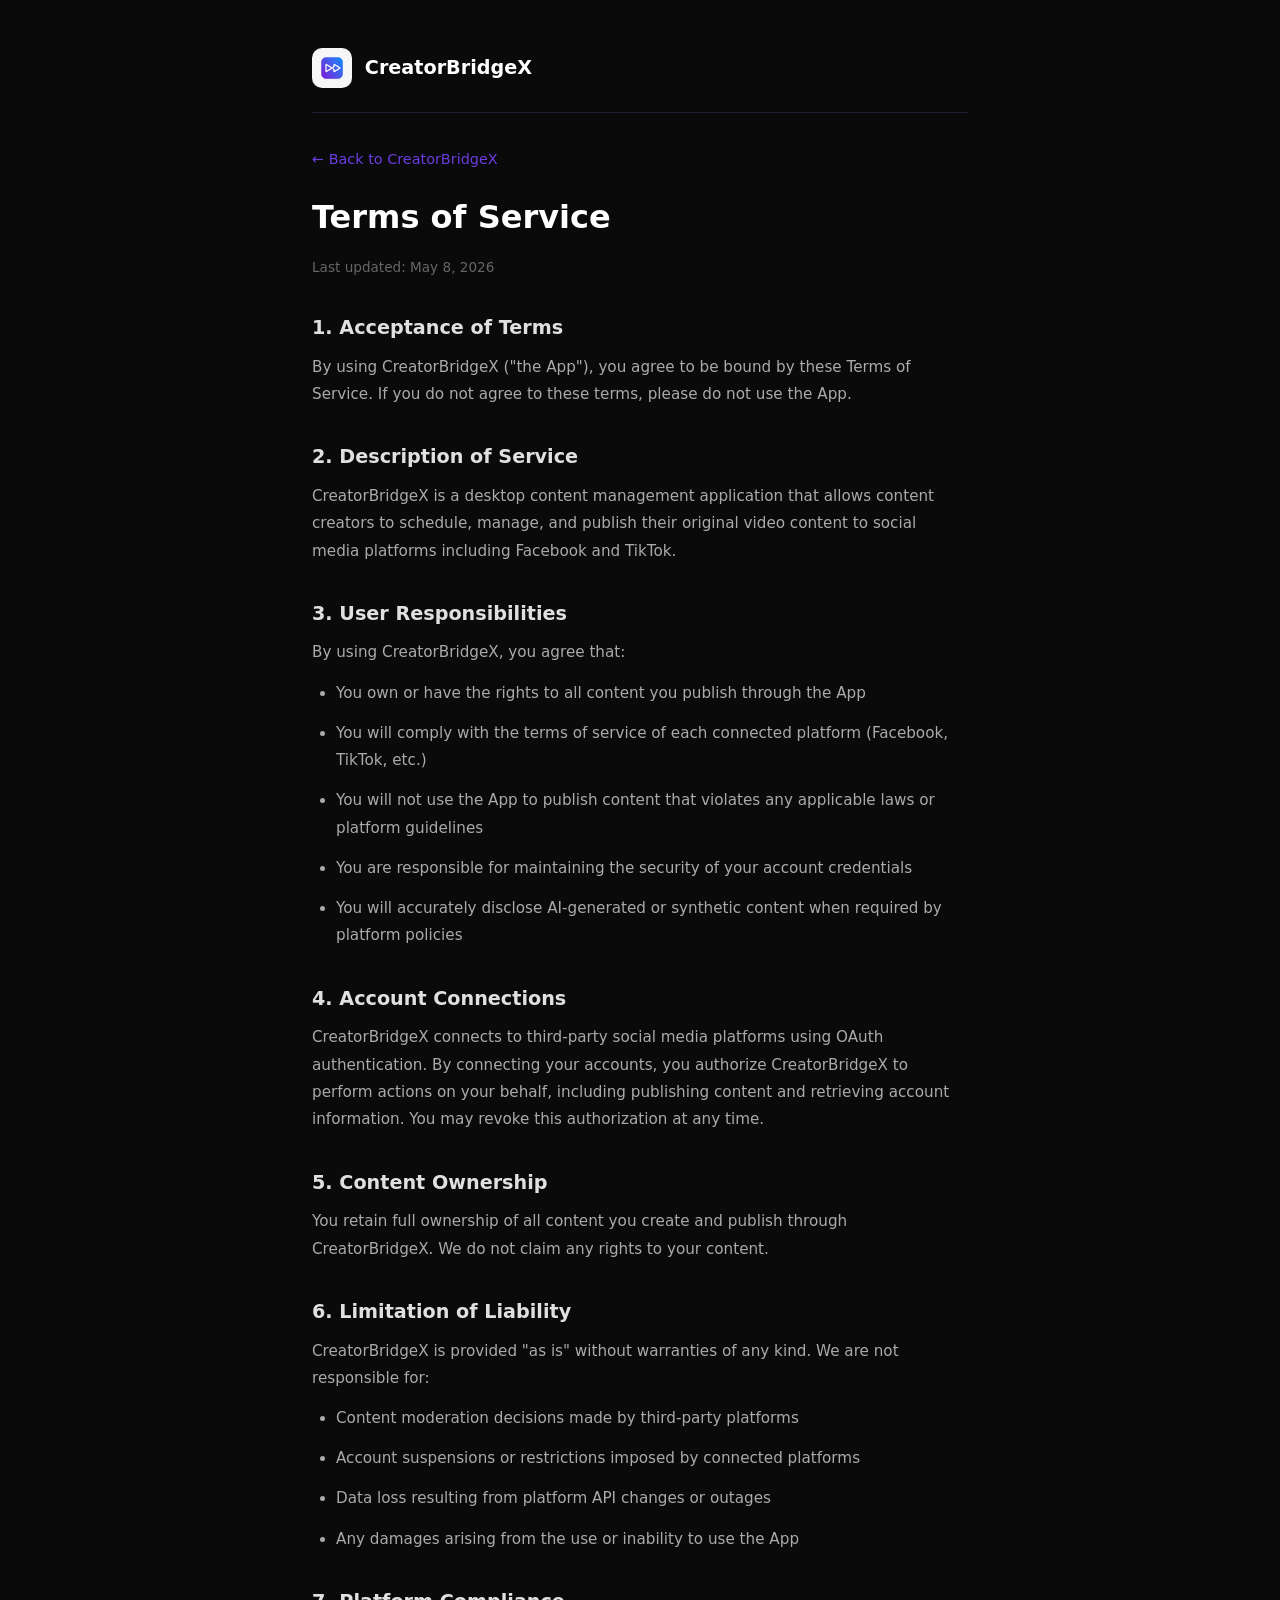
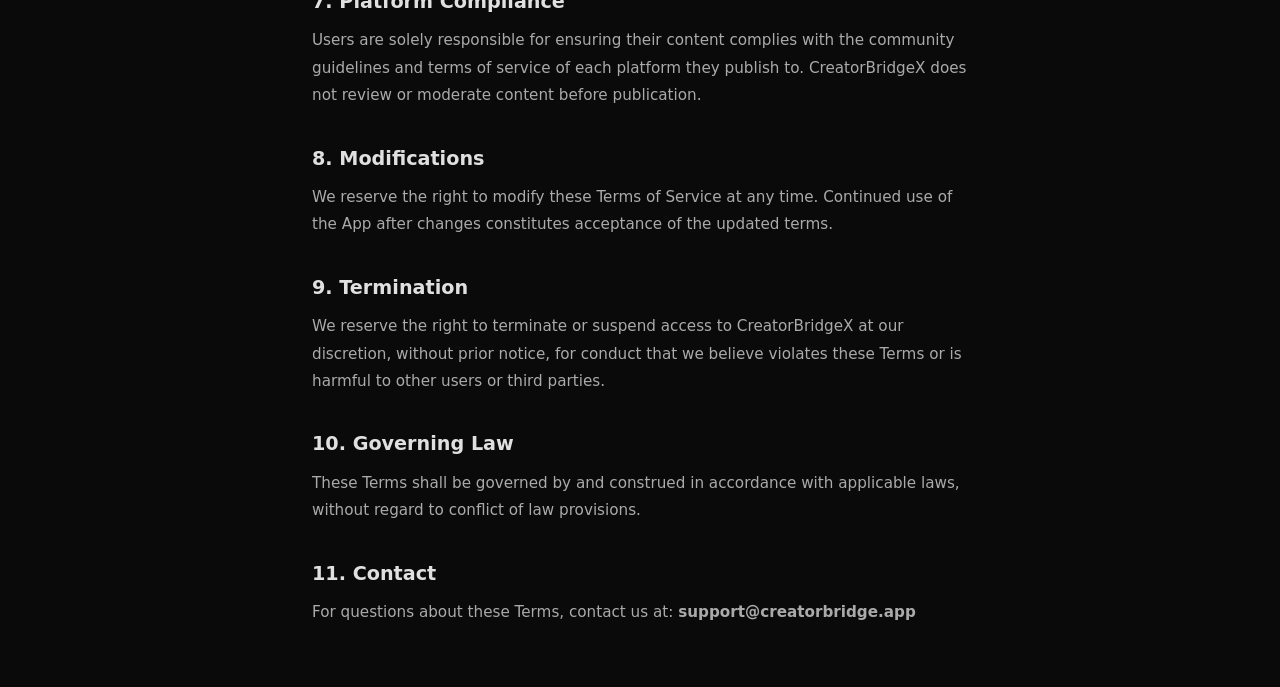
<file: terms.html>
<!DOCTYPE html>
<html lang="en">
<head>
    <meta charset="UTF-8">
    <meta name="viewport" content="width=device-width, initial-scale=1.0">
    <title>Terms of Service — CreatorBridgeX</title>
    <link rel="icon" type="image/x-icon" href="favicon.ico">
    <link rel="icon" type="image/png" href="icon.png">
    <style>
        * { margin: 0; padding: 0; box-sizing: border-box; }
        body { font-family: 'Segoe UI', system-ui, sans-serif; background: #0a0a0a; color: #d0d0d0; line-height: 1.8; }
        .container { max-width: 720px; margin: 0 auto; padding: 3rem 2rem; }
        .app-header { display: flex; align-items: center; gap: 0.8rem; margin-bottom: 2rem; padding-bottom: 1.5rem; border-bottom: 1px solid #1e1e2e; }
        .app-header img { width: 40px; height: 40px; border-radius: 10px; }
        .app-header span { font-size: 1.2rem; font-weight: 700; color: #fff; }
        h1 { font-size: 2rem; color: #fff; margin-bottom: 0.5rem; }
        .updated { color: #666; font-size: 0.85rem; margin-bottom: 2rem; }
        h2 { font-size: 1.2rem; color: #e0e0e0; margin-top: 2rem; margin-bottom: 0.5rem; }
        p, li { color: #aaa; font-size: 0.95rem; margin-bottom: 0.8rem; }
        ul { padding-left: 1.5rem; }
        a { color: #6C3CE1; }
        .back { display: inline-block; margin-bottom: 1rem; color: #6C3CE1; text-decoration: none; font-size: 0.9rem; }
    </style>
</head>
<body>
    <div class="container">
        <div class="app-header"><img src="icon.png" alt="CreatorBridgeX"><span>CreatorBridgeX</span></div>
        <a href="./index.html" class="back">← Back to CreatorBridgeX</a>
        <h1>Terms of Service</h1>
        <p class="updated">Last updated: May 8, 2026</p>

        <h2>1. Acceptance of Terms</h2>
        <p>By using CreatorBridgeX ("the App"), you agree to be bound by these Terms of Service. If you do not agree to these terms, please do not use the App.</p>

        <h2>2. Description of Service</h2>
        <p>CreatorBridgeX is a desktop content management application that allows content creators to schedule, manage, and publish their original video content to social media platforms including Facebook and TikTok.</p>

        <h2>3. User Responsibilities</h2>
        <p>By using CreatorBridgeX, you agree that:</p>
        <ul>
            <li>You own or have the rights to all content you publish through the App</li>
            <li>You will comply with the terms of service of each connected platform (Facebook, TikTok, etc.)</li>
            <li>You will not use the App to publish content that violates any applicable laws or platform guidelines</li>
            <li>You are responsible for maintaining the security of your account credentials</li>
            <li>You will accurately disclose AI-generated or synthetic content when required by platform policies</li>
        </ul>

        <h2>4. Account Connections</h2>
        <p>CreatorBridgeX connects to third-party social media platforms using OAuth authentication. By connecting your accounts, you authorize CreatorBridgeX to perform actions on your behalf, including publishing content and retrieving account information. You may revoke this authorization at any time.</p>

        <h2>5. Content Ownership</h2>
        <p>You retain full ownership of all content you create and publish through CreatorBridgeX. We do not claim any rights to your content.</p>

        <h2>6. Limitation of Liability</h2>
        <p>CreatorBridgeX is provided "as is" without warranties of any kind. We are not responsible for:</p>
        <ul>
            <li>Content moderation decisions made by third-party platforms</li>
            <li>Account suspensions or restrictions imposed by connected platforms</li>
            <li>Data loss resulting from platform API changes or outages</li>
            <li>Any damages arising from the use or inability to use the App</li>
        </ul>

        <h2>7. Platform Compliance</h2>
        <p>Users are solely responsible for ensuring their content complies with the community guidelines and terms of service of each platform they publish to. CreatorBridgeX does not review or moderate content before publication.</p>

        <h2>8. Modifications</h2>
        <p>We reserve the right to modify these Terms of Service at any time. Continued use of the App after changes constitutes acceptance of the updated terms.</p>

        <h2>9. Termination</h2>
        <p>We reserve the right to terminate or suspend access to CreatorBridgeX at our discretion, without prior notice, for conduct that we believe violates these Terms or is harmful to other users or third parties.</p>

        <h2>10. Governing Law</h2>
        <p>These Terms shall be governed by and construed in accordance with applicable laws, without regard to conflict of law provisions.</p>

        <h2>11. Contact</h2>
        <p>For questions about these Terms, contact us at: <strong>support@creatorbridge.app</strong></p>
    </div>
</body>
</html>
</file>
<file: style.css>
@import url('https://fonts.googleapis.com/css2?family=Inter:wght@400;500;600;700;800&display=swap');
*{margin:0;padding:0;box-sizing:border-box}
html{scroll-behavior:smooth}
body{font-family:'Inter',sans-serif;background:#0a0a0f;color:#e0e0e0;overflow-x:hidden}
nav{position:fixed;top:0;width:100%;z-index:100;padding:1rem 2rem;display:flex;justify-content:space-between;align-items:center;background:rgba(10,10,15,0.9);backdrop-filter:blur(20px);border-bottom:1px solid #1e1e2e}
.logo{font-size:1.4rem;font-weight:700;background:linear-gradient(135deg,#6C3CE1,#3B82F6);-webkit-background-clip:text;-webkit-text-fill-color:transparent}
.nav-links{display:flex;gap:2rem;list-style:none}
.nav-links a{color:#888;text-decoration:none;font-size:.9rem;font-weight:500;transition:color .3s}
.nav-links a:hover{color:#fff}
.hero{min-height:100vh;display:flex;flex-direction:column;align-items:center;justify-content:center;text-align:center;padding:6rem 2rem 4rem;position:relative}
.hero::before{content:'';position:absolute;top:0;left:50%;transform:translateX(-50%);width:600px;height:600px;background:radial-gradient(circle,rgba(108,60,225,.15) 0%,transparent 70%);pointer-events:none}
.badge{display:inline-block;padding:.4rem 1rem;border-radius:50px;border:1px solid #1e1e2e;font-size:.8rem;color:#888;margin-bottom:1.5rem;background:#12121a}
.hero h1{font-size:3.5rem;font-weight:800;line-height:1.1;margin-bottom:1.5rem;max-width:700px}
.hero h1 span{background:linear-gradient(135deg,#6C3CE1,#3B82F6);-webkit-background-clip:text;-webkit-text-fill-color:transparent}
.hero p{font-size:1.15rem;color:#888;max-width:550px;line-height:1.7;margin-bottom:2rem}
.cta-group{display:flex;gap:1rem;flex-wrap:wrap;justify-content:center}
.btn-primary{padding:.85rem 2rem;border-radius:12px;background:linear-gradient(135deg,#6C3CE1,#3B82F6);color:#fff;font-weight:600;text-decoration:none;font-size:.95rem;transition:transform .2s,box-shadow .3s;border:none;cursor:pointer}
.btn-primary:hover{transform:translateY(-2px);box-shadow:0 8px 30px rgba(108,60,225,.3)}
.btn-secondary{padding:.85rem 2rem;border-radius:12px;background:#12121a;color:#e0e0e0;font-weight:600;text-decoration:none;font-size:.95rem;border:1px solid #1e1e2e;transition:border-color .3s}
.btn-secondary:hover{border-color:#6C3CE1}
.platforms-bar{padding:3rem 2rem;text-align:center;border-top:1px solid #1e1e2e;border-bottom:1px solid #1e1e2e}
.platforms-bar p{font-size:.8rem;color:#666;text-transform:uppercase;letter-spacing:2px;margin-bottom:1.5rem}
.platform-logos{display:flex;justify-content:center;gap:3rem;flex-wrap:wrap;align-items:center}
.platform-logos span{font-size:1.1rem;color:#555;font-weight:600;letter-spacing:1px}
section{padding:5rem 2rem;max-width:1100px;margin:0 auto}
.section-label{font-size:.78rem;text-transform:uppercase;letter-spacing:2px;color:#6C3CE1;font-weight:600;margin-bottom:.5rem}
.section-title{font-size:2.2rem;font-weight:700;margin-bottom:1rem}
.section-desc{color:#888;font-size:1.05rem;line-height:1.7;max-width:600px;margin-bottom:3rem}
.features-grid{display:grid;grid-template-columns:repeat(auto-fit,minmax(300px,1fr));gap:1.5rem}
.feature-card{background:#12121a;border:1px solid #1e1e2e;border-radius:16px;padding:2rem;transition:border-color .3s,transform .3s}
.feature-card:hover{border-color:#6C3CE1;transform:translateY(-4px)}
.feature-icon{width:48px;height:48px;border-radius:12px;background:rgba(108,60,225,.1);display:flex;align-items:center;justify-content:center;font-size:1.4rem;margin-bottom:1.2rem}
.feature-card h3{font-size:1.1rem;font-weight:600;margin-bottom:.6rem}
.feature-card p{color:#888;font-size:.9rem;line-height:1.6}
.steps{display:grid;grid-template-columns:repeat(auto-fit,minmax(220px,1fr));gap:2rem;counter-reset:step}
.step{text-align:center;padding:2rem 1.5rem}
.step::before{counter-increment:step;content:counter(step);display:flex;align-items:center;justify-content:center;width:48px;height:48px;border-radius:50%;background:linear-gradient(135deg,#6C3CE1,#3B82F6);color:#fff;font-weight:700;font-size:1.2rem;margin:0 auto 1.2rem}
.step h3{font-size:1.05rem;margin-bottom:.5rem}
.step p{color:#888;font-size:.88rem;line-height:1.6}
.app-preview{text-align:center;padding:4rem 2rem}
.preview-wrapper{max-width:900px;margin:2rem auto 0;border-radius:16px;overflow:hidden;border:1px solid #1e1e2e;background:#12121a;box-shadow:0 20px 60px rgba(0,0,0,.5)}
.preview-topbar{display:flex;align-items:center;gap:6px;padding:12px 16px;background:#1a1a24;border-bottom:1px solid #1e1e2e}
.dot{width:10px;height:10px;border-radius:50%}
.dot.r{background:#ff5f57}.dot.y{background:#febc2e}.dot.g{background:#28c840}
.preview-body{padding:2rem;display:flex;gap:1.5rem;min-height:300px}
.preview-sidebar{width:180px;flex-shrink:0}
.preview-sidebar .item{padding:.5rem .8rem;border-radius:8px;font-size:.82rem;color:#666;margin-bottom:.3rem}
.preview-sidebar .item.active{background:rgba(108,60,225,.15);color:#6C3CE1}
.preview-main{flex:1;background:rgba(255,255,255,.02);border-radius:12px;padding:1.5rem;border:1px solid #1e1e2e}
.preview-main h4{font-size:1rem;margin-bottom:1rem}
.mock-input{background:rgba(255,255,255,.05);border:1px solid #1e1e2e;border-radius:8px;padding:.7rem 1rem;color:#666;font-size:.85rem;margin-bottom:.8rem;width:100%}
.mock-row{display:flex;align-items:center;gap:.6rem;margin-bottom:.6rem;font-size:.85rem;color:#888}
.toggle{width:36px;height:20px;border-radius:10px;background:#6C3CE1;position:relative;flex-shrink:0}
.toggle::after{content:'';width:16px;height:16px;border-radius:50%;background:#fff;position:absolute;top:2px;right:2px}
.faq-list{max-width:700px}
.faq-item{border-bottom:1px solid #1e1e2e;padding:1.5rem 0}
.faq-item h3{font-size:1rem;font-weight:600;margin-bottom:.5rem}
.faq-item p{color:#888;font-size:.9rem;line-height:1.6}
footer{border-top:1px solid #1e1e2e;padding:3rem 2rem}
.footer-inner{max-width:1100px;margin:0 auto;display:flex;justify-content:space-between;align-items:center;flex-wrap:wrap;gap:1rem}
.footer-links{display:flex;gap:1.5rem}
.footer-links a{color:#888;text-decoration:none;font-size:.85rem}
.footer-links a:hover{color:#fff}
.footer-copy{color:#555;font-size:.8rem}
@media(max-width:768px){.hero h1{font-size:2.2rem}nav{padding:.8rem 1rem}.nav-links{gap:1rem}.preview-body{flex-direction:column}.preview-sidebar{width:100%;display:flex;gap:.5rem;flex-wrap:wrap}}
</file>
<file: demo/style.css>
@import url('https://fonts.googleapis.com/css2?family=Inter:wght@400;500;600;700&display=swap');

* { margin: 0; padding: 0; box-sizing: border-box; }

body { font-family: 'Inter', sans-serif; background: #0d0d0f; color: #e0e0e0; height: 100vh; overflow: hidden; }

.app { display: flex; height: 100vh; }

/* Sidebar */
.sidebar { width: 240px; background: #141418; border-right: 1px solid #222; display: flex; flex-direction: column; padding: 1.5rem 1rem; }
.logo { font-size: 1.2rem; font-weight: 700; padding: 0.5rem; margin-bottom: 2rem; background: linear-gradient(135deg, #6C3CE1, #3B82F6); -webkit-background-clip: text; -webkit-text-fill-color: transparent; }
.nav-items { flex: 1; display: flex; flex-direction: column; gap: 0.25rem; }
.nav-item { padding: 0.75rem 1rem; border-radius: 8px; cursor: pointer; transition: all 0.2s; color: #888; text-decoration: none; display: block; font-size: 0.9rem; }
.nav-item:hover { background: #1e1e24; color: #ccc; }
.nav-item.active { background: linear-gradient(135deg, rgba(108,60,225,0.15), rgba(59,130,246,0.1)); color: #fff; }
.user-info { display: flex; align-items: center; gap: 0.75rem; padding: 0.75rem; border-top: 1px solid #222; margin-top: 1rem; font-size: 0.85rem; }
.avatar-small { width: 32px; height: 32px; border-radius: 50%; background: linear-gradient(135deg, #6C3CE1, #3B82F6); display: flex; align-items: center; justify-content: center; font-size: 0.7rem; font-weight: 600; color: #fff; }

/* Content */
.content { flex: 1; overflow-y: auto; padding: 2rem 3rem; }

/* Steps */
.step { display: none; }
.step.active { display: block; animation: fadeIn 0.3s; }
@keyframes fadeIn { from { opacity: 0; transform: translateY(10px); } to { opacity: 1; transform: translateY(0); } }

/* Login */
.login-container { display: flex; align-items: center; justify-content: center; height: 100vh; }
.login-card { text-align: center; background: #141418; border: 1px solid #222; border-radius: 16px; padding: 3rem; width: 400px; }
.login-logo { font-size: 4rem; margin-bottom: 1rem; }
.login-card h1 { font-size: 2rem; background: linear-gradient(135deg, #6C3CE1, #3B82F6); -webkit-background-clip: text; -webkit-text-fill-color: transparent; margin-bottom: 0.5rem; }
.login-card > p { color: #666; margin-bottom: 2rem; }
.btn-tiktok { width: 100%; padding: 14px; border: none; border-radius: 10px; font-size: 1rem; font-weight: 600; cursor: pointer; background: #000; color: #fff; border: 1px solid #333; margin-bottom: 0.75rem; display: flex; align-items: center; justify-content: center; gap: 0.5rem; transition: all 0.2s; }
.btn-tiktok:hover { border-color: #fe2c55; box-shadow: 0 0 20px rgba(254,44,85,0.2); }
.tt-icon { color: #fe2c55; font-size: 1.2rem; }
.terms { font-size: 0.75rem; color: #555; margin-top: 1.5rem; }
.terms a { color: #6C3CE1; }

/* Buttons */
.btn-primary { padding: 10px 24px; border: none; border-radius: 8px; font-size: 0.9rem; font-weight: 600; cursor: pointer; background: linear-gradient(135deg, #6C3CE1, #3B82F6); color: #fff; transition: all 0.2s; }
.btn-primary:hover { transform: translateY(-1px); box-shadow: 0 4px 15px rgba(108,60,225,0.3); }
.btn-secondary { padding: 10px 24px; border: 1px solid #333; border-radius: 8px; font-size: 0.9rem; cursor: pointer; background: transparent; color: #aaa; transition: all 0.2s; }
.btn-secondary:hover { border-color: #555; color: #fff; }
.btn-publish { padding: 14px 32px; border: none; border-radius: 10px; font-size: 1rem; font-weight: 700; cursor: pointer; background: linear-gradient(135deg, #22c55e, #16a34a); color: #fff; transition: all 0.2s; }
.btn-publish:hover { transform: translateY(-1px); box-shadow: 0 4px 20px rgba(34,197,94,0.3); }

/* Page Header */
.page-header { display: flex; justify-content: space-between; align-items: center; margin-bottom: 2rem; }
.page-header h1 { font-size: 1.5rem; }

/* Account Cards */
.connected-account { display: grid; grid-template-columns: 1fr 1fr; gap: 1rem; margin-bottom: 2rem; }
.account-card { background: #141418; border: 1px solid #222; border-radius: 12px; padding: 1.25rem; }
.account-header { display: flex; justify-content: space-between; align-items: center; margin-bottom: 1rem; }
.platform-badge { padding: 4px 10px; border-radius: 6px; font-size: 0.75rem; font-weight: 600; }
.platform-badge.tiktok { background: rgba(254,44,85,0.1); color: #fe2c55; }
.platform-badge.facebook { background: rgba(59,130,246,0.1); color: #3b82f6; }
.platform-badge.small { padding: 2px 8px; font-size: 0.7rem; }
.status-badge { font-size: 0.8rem; color: #22c55e; }
.account-info { display: flex; align-items: center; gap: 0.75rem; }
.avatar { width: 40px; height: 40px; border-radius: 50%; background: linear-gradient(135deg, #6C3CE1, #3B82F6); display: flex; align-items: center; justify-content: center; font-weight: 600; font-size: 0.85rem; color: #fff; flex-shrink: 0; }
.avatar-tiny { width: 28px; height: 28px; border-radius: 50%; background: linear-gradient(135deg, #6C3CE1, #3B82F6); display: flex; align-items: center; justify-content: center; font-weight: 600; font-size: 0.6rem; color: #fff; flex-shrink: 0; }
.account-name { font-weight: 600; font-size: 0.95rem; }
.account-meta { font-size: 0.8rem; color: #666; }

/* Table */
.posts-table { background: #141418; border: 1px solid #222; border-radius: 12px; overflow: hidden; }
.table-header, .table-row { display: grid; grid-template-columns: 2fr 1fr 1fr 0.7fr 0.7fr; padding: 0.75rem 1.25rem; align-items: center; font-size: 0.85rem; }
.table-header { background: #1a1a1f; color: #666; font-weight: 600; text-transform: uppercase; font-size: 0.7rem; letter-spacing: 0.05em; }
.table-row { border-top: 1px solid #1e1e24; }
.table-row:hover { background: #1a1a1f; }
.status-pub { color: #22c55e; }
.status-sched { color: #f59e0b; }
h2 { font-size: 1.1rem; margin-bottom: 1rem; margin-top: 0.5rem; }

/* Publish Form */
.publish-layout { display: grid; grid-template-columns: 1fr 300px; gap: 2rem; }
.publish-form { display: flex; flex-direction: column; gap: 1.5rem; }
.form-group label { display: block; font-size: 0.85rem; font-weight: 600; color: #999; margin-bottom: 0.5rem; text-transform: uppercase; letter-spacing: 0.03em; }
.form-input, .form-select { width: 100%; padding: 12px; background: #141418; border: 1px solid #2a2a30; border-radius: 8px; color: #e0e0e0; font-size: 0.9rem; font-family: inherit; resize: vertical; }
.form-input:focus, .form-select:focus { border-color: #6C3CE1; outline: none; }
.form-select { cursor: pointer; }
.upload-zone { border: 2px dashed #2a2a30; border-radius: 12px; padding: 2rem; text-align: center; cursor: pointer; transition: all 0.2s; }
.upload-zone:hover { border-color: #6C3CE1; background: rgba(108,60,225,0.05); }
.upload-zone.uploaded { border-style: solid; border-color: #22c55e; background: rgba(34,197,94,0.05); }
.upload-icon { font-size: 2rem; margin-bottom: 0.5rem; }
.upload-zone p { color: #888; font-size: 0.9rem; }
.upload-hint { font-size: 0.75rem; color: #555; }
.file-info { font-size: 0.9rem; color: #22c55e; }

/* Tags */
.tags-container { display: flex; flex-wrap: wrap; gap: 0.5rem; padding: 8px; background: #141418; border: 1px solid #2a2a30; border-radius: 8px; }
.tag { background: rgba(108,60,225,0.15); color: #a78bfa; padding: 4px 12px; border-radius: 20px; font-size: 0.8rem; }
.tag-input { background: none; border: none; color: #e0e0e0; font-size: 0.85rem; outline: none; flex: 1; min-width: 100px; }

/* Toggles */
.toggles { display: flex; flex-direction: column; gap: 0.75rem; }
.toggle-row { display: flex; justify-content: space-between; align-items: center; padding: 8px 12px; background: #141418; border-radius: 8px; border: 1px solid #1e1e24; font-size: 0.9rem; }
.toggle-row.highlight { border-color: #f59e0b; background: rgba(245,158,11,0.05); }
.switch { position: relative; width: 44px; height: 24px; flex-shrink: 0; }
.switch input { opacity: 0; width: 0; height: 0; }
.slider { position: absolute; inset: 0; background: #333; border-radius: 24px; cursor: pointer; transition: 0.3s; }
.slider:before { content: ''; position: absolute; height: 18px; width: 18px; left: 3px; bottom: 3px; background: #fff; border-radius: 50%; transition: 0.3s; }
input:checked + .slider { background: #6C3CE1; }
input:checked + .slider:before { transform: translateX(20px); }

/* Schedule */
.schedule-options { display: flex; gap: 1rem; }
.radio-option { padding: 10px 20px; background: #141418; border: 1px solid #2a2a30; border-radius: 8px; cursor: pointer; font-size: 0.85rem; display: flex; align-items: center; gap: 0.5rem; }
.radio-option.selected { border-color: #6C3CE1; }

/* Account Selector */
.account-selector { background: #141418; border: 1px solid #2a2a30; border-radius: 8px; padding: 10px; }
.selector-option { display: flex; align-items: center; gap: 0.75rem; font-size: 0.9rem; }
.selector-option.selected { color: #fff; }

/* Phone Preview */
.phone-preview { position: sticky; top: 0; }
.phone-frame { background: #000; border-radius: 24px; border: 2px solid #333; overflow: hidden; aspect-ratio: 9/16; max-height: 500px; }
.phone-screen { height: 100%; display: flex; flex-direction: column; justify-content: flex-end; padding: 1rem; }
.phone-video { flex: 1; display: flex; align-items: center; justify-content: center; }
.video-placeholder { color: #444; font-size: 0.9rem; }
.phone-caption { font-size: 0.8rem; margin-bottom: 0.25rem; }
.phone-tags { font-size: 0.7rem; color: #888; }

/* Form actions */
.form-actions { display: flex; gap: 1rem; justify-content: flex-end; padding-top: 1rem; border-top: 1px solid #222; }

/* Preview Card */
.preview-card { background: #141418; border: 1px solid #222; border-radius: 16px; padding: 2rem; max-width: 650px; }
.preview-section { padding: 1rem 0; border-bottom: 1px solid #1e1e24; }
.preview-section:last-of-type { border-bottom: none; }
.preview-section h3 { font-size: 0.75rem; text-transform: uppercase; color: #666; letter-spacing: 0.05em; margin-bottom: 0.5rem; }
.preview-video { padding: 12px; background: #1a1a1f; border-radius: 8px; font-size: 0.85rem; color: #888; }
.settings-summary { display: flex; flex-wrap: wrap; gap: 0.75rem; font-size: 0.85rem; color: #999; }
.confirm-actions { display: flex; gap: 1rem; justify-content: flex-end; padding-top: 1.5rem; margin-top: 0.5rem; }

/* Publishing Overlay */
.publishing-overlay { position: fixed; inset: 0; background: rgba(0,0,0,0.8); display: flex; align-items: center; justify-content: center; z-index: 100; backdrop-filter: blur(8px); }
.publishing-overlay.hidden { display: none; }
.publishing-card { text-align: center; background: #141418; border: 1px solid #222; border-radius: 16px; padding: 3rem; }
.spinner { width: 60px; height: 60px; border: 4px solid #222; border-top-color: #6C3CE1; border-radius: 50%; animation: spin 0.8s linear infinite; margin: 0 auto 1.5rem; display: flex; align-items: center; justify-content: center; font-size: 1.5rem; }
.spinner.done { animation: none; border-color: #22c55e; color: #22c55e; }
@keyframes spin { to { transform: rotate(360deg); } }
#publishStatus { margin-bottom: 0.5rem; }
#publishDetail { color: #666; font-size: 0.9rem; }
</file>
